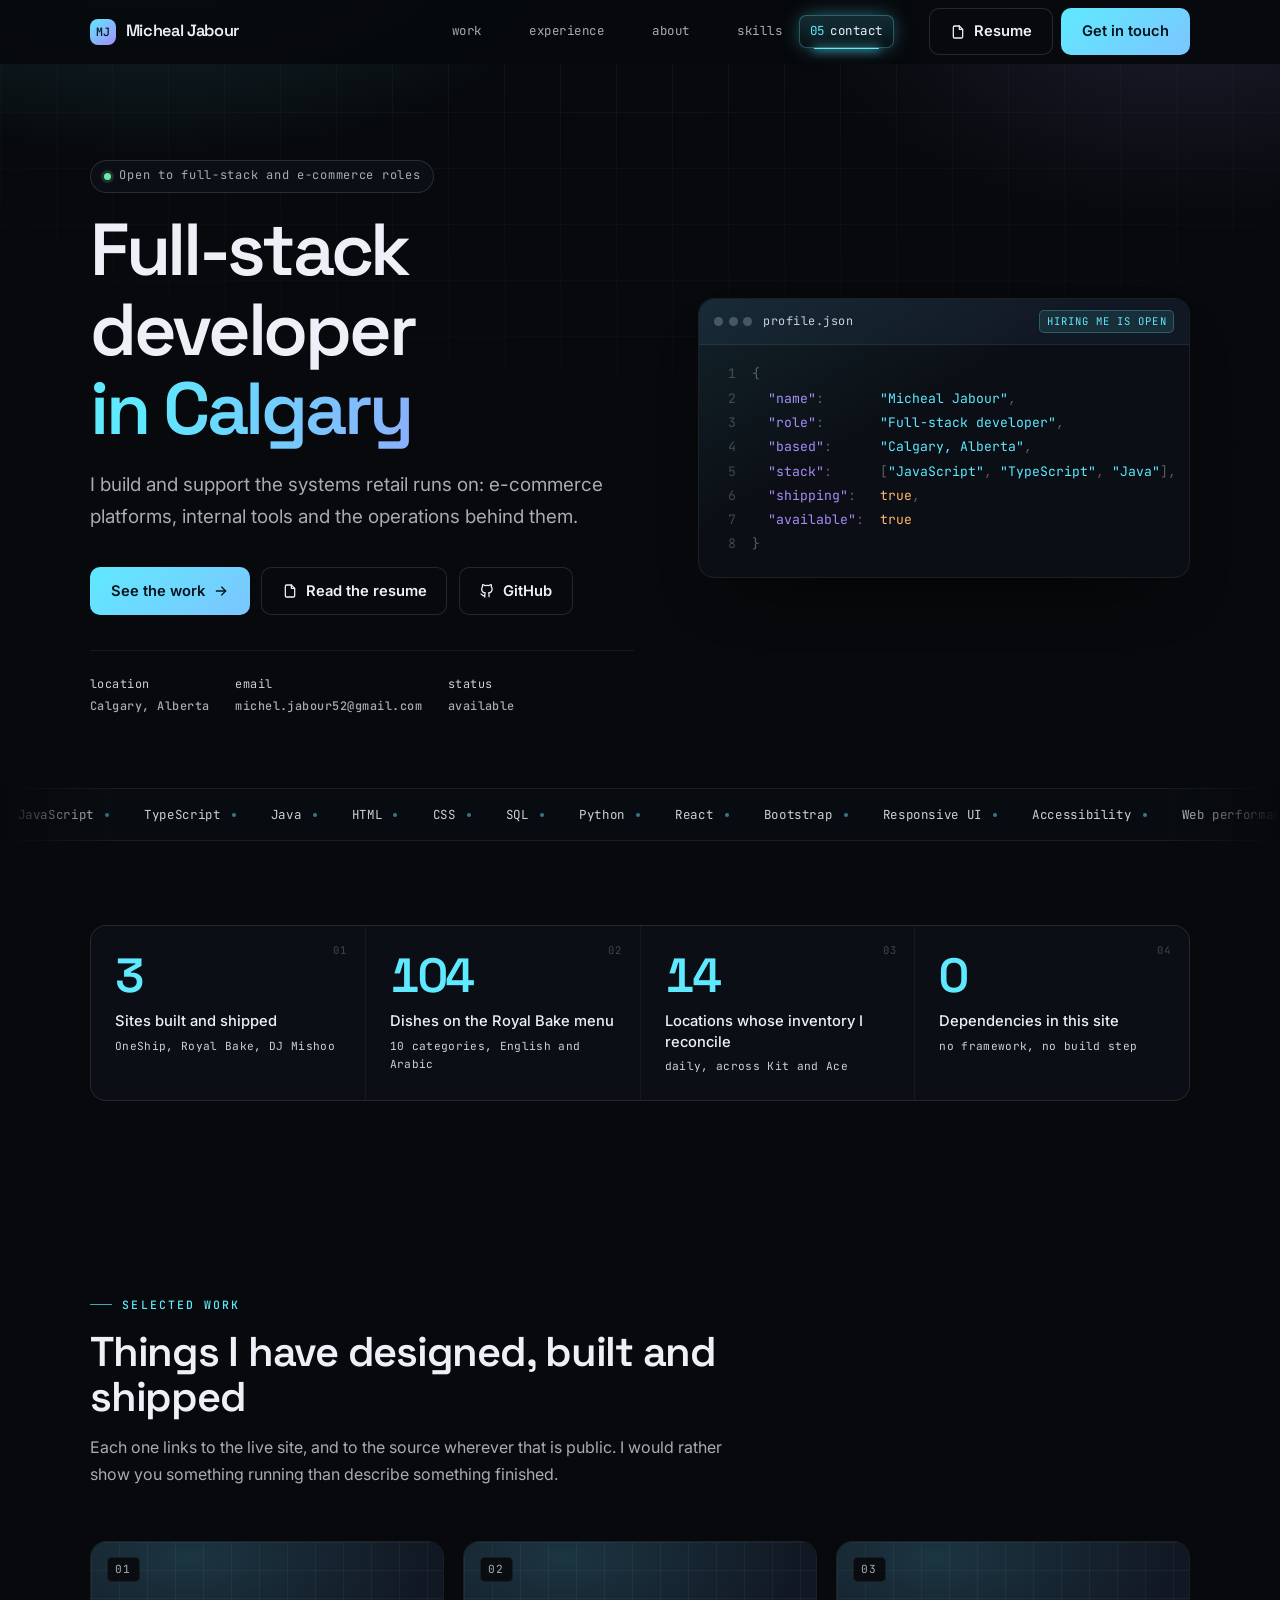
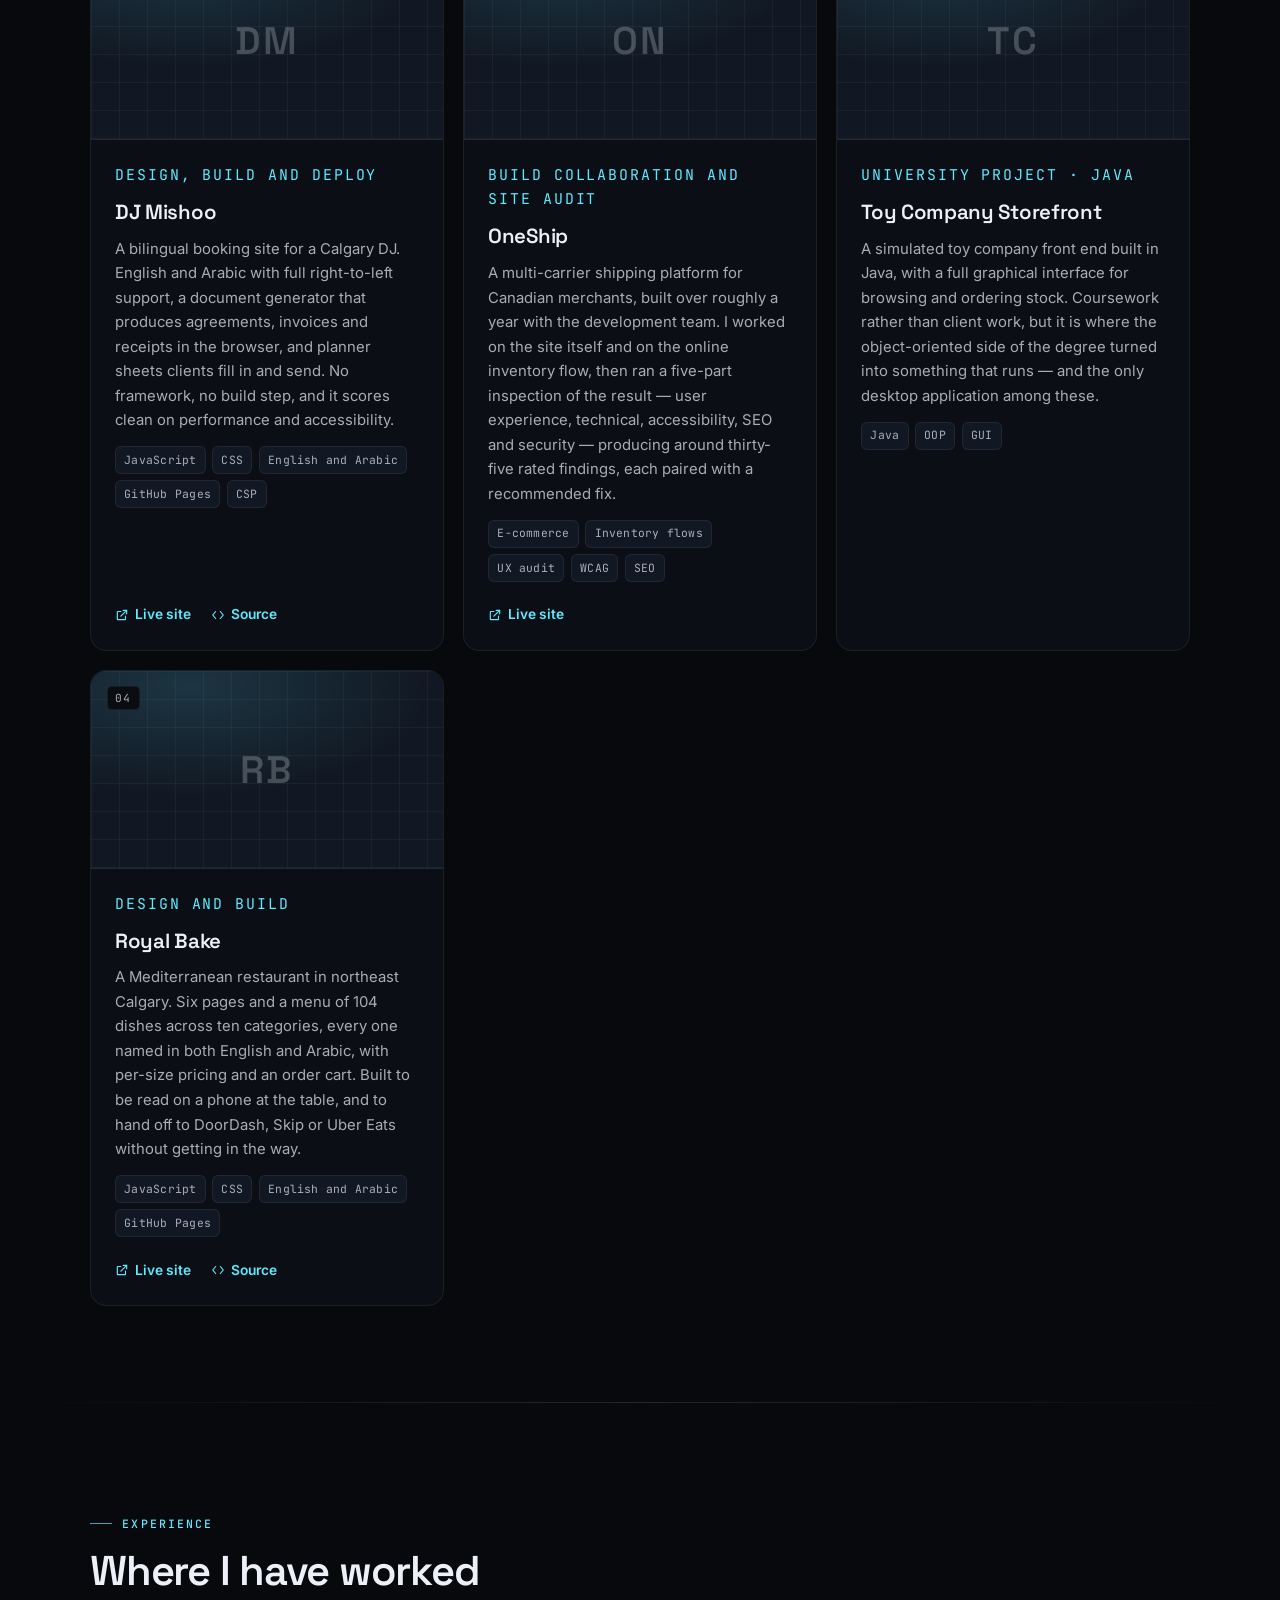
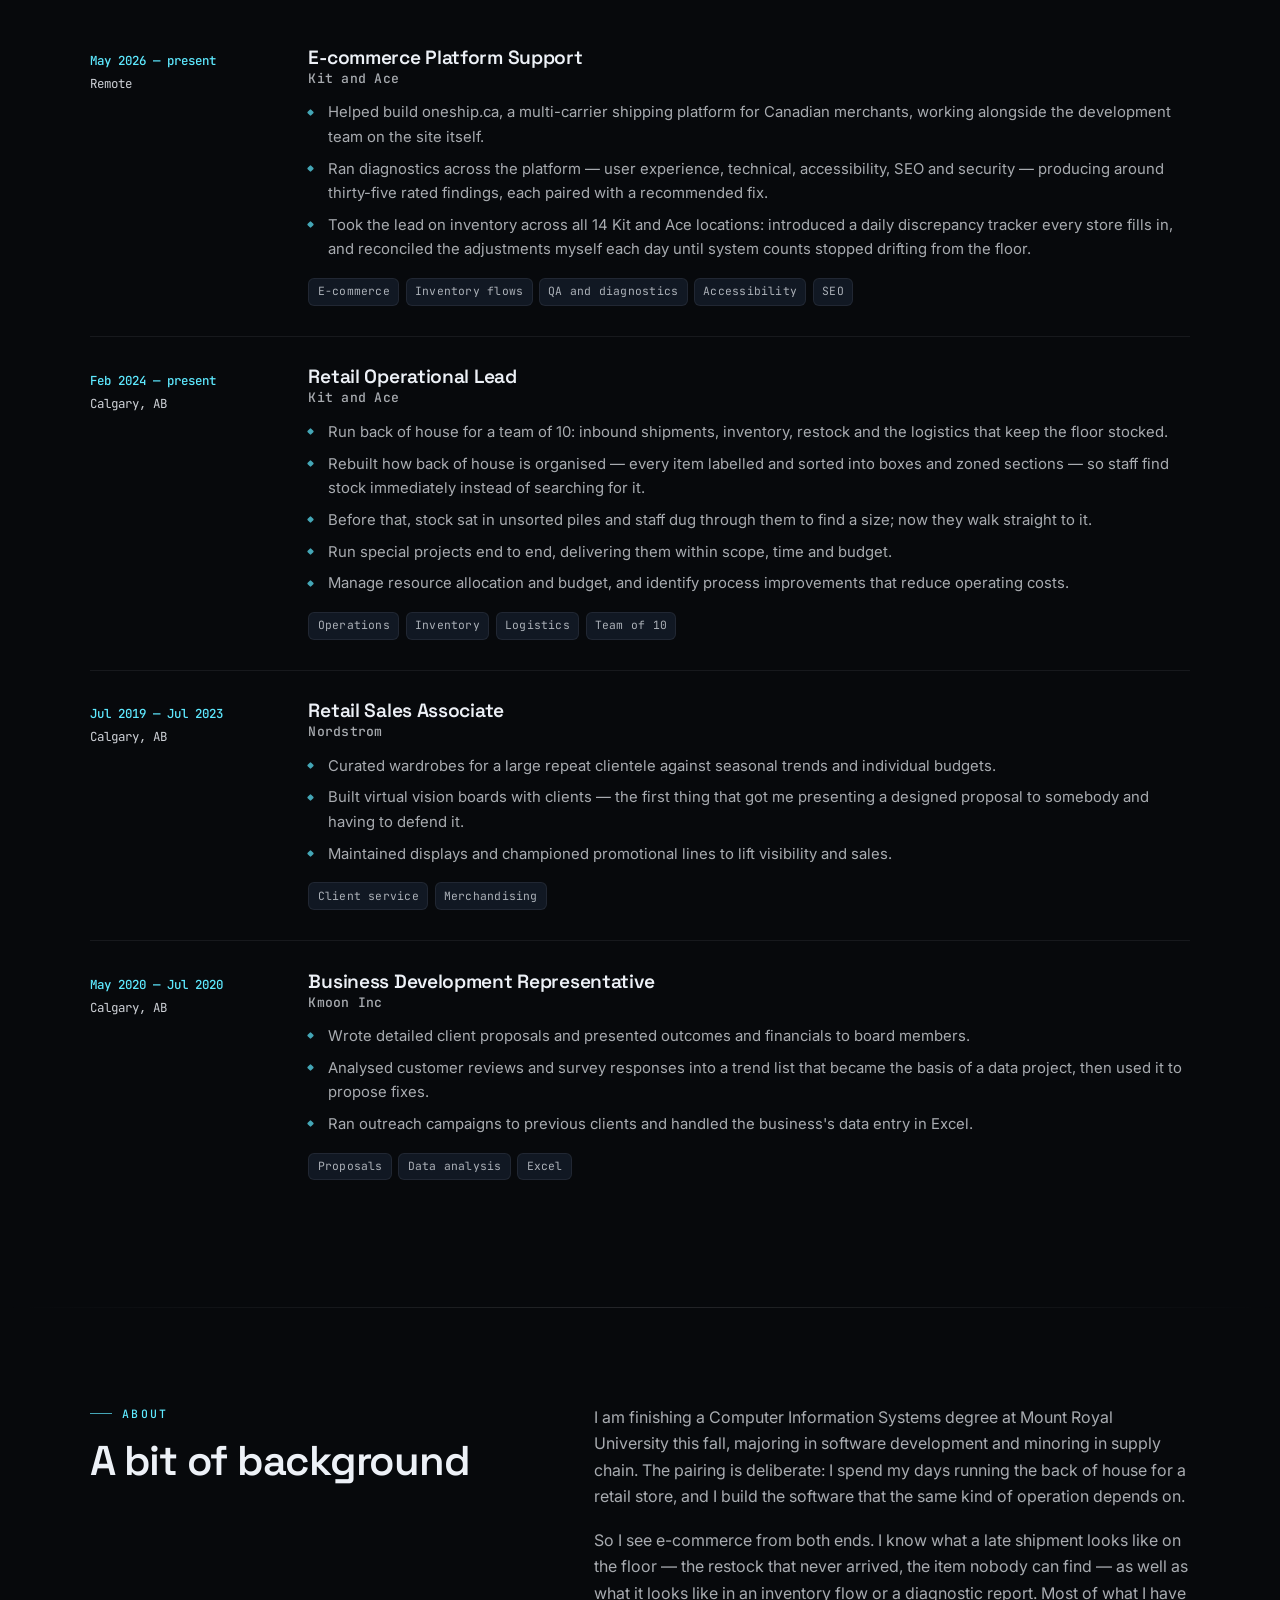
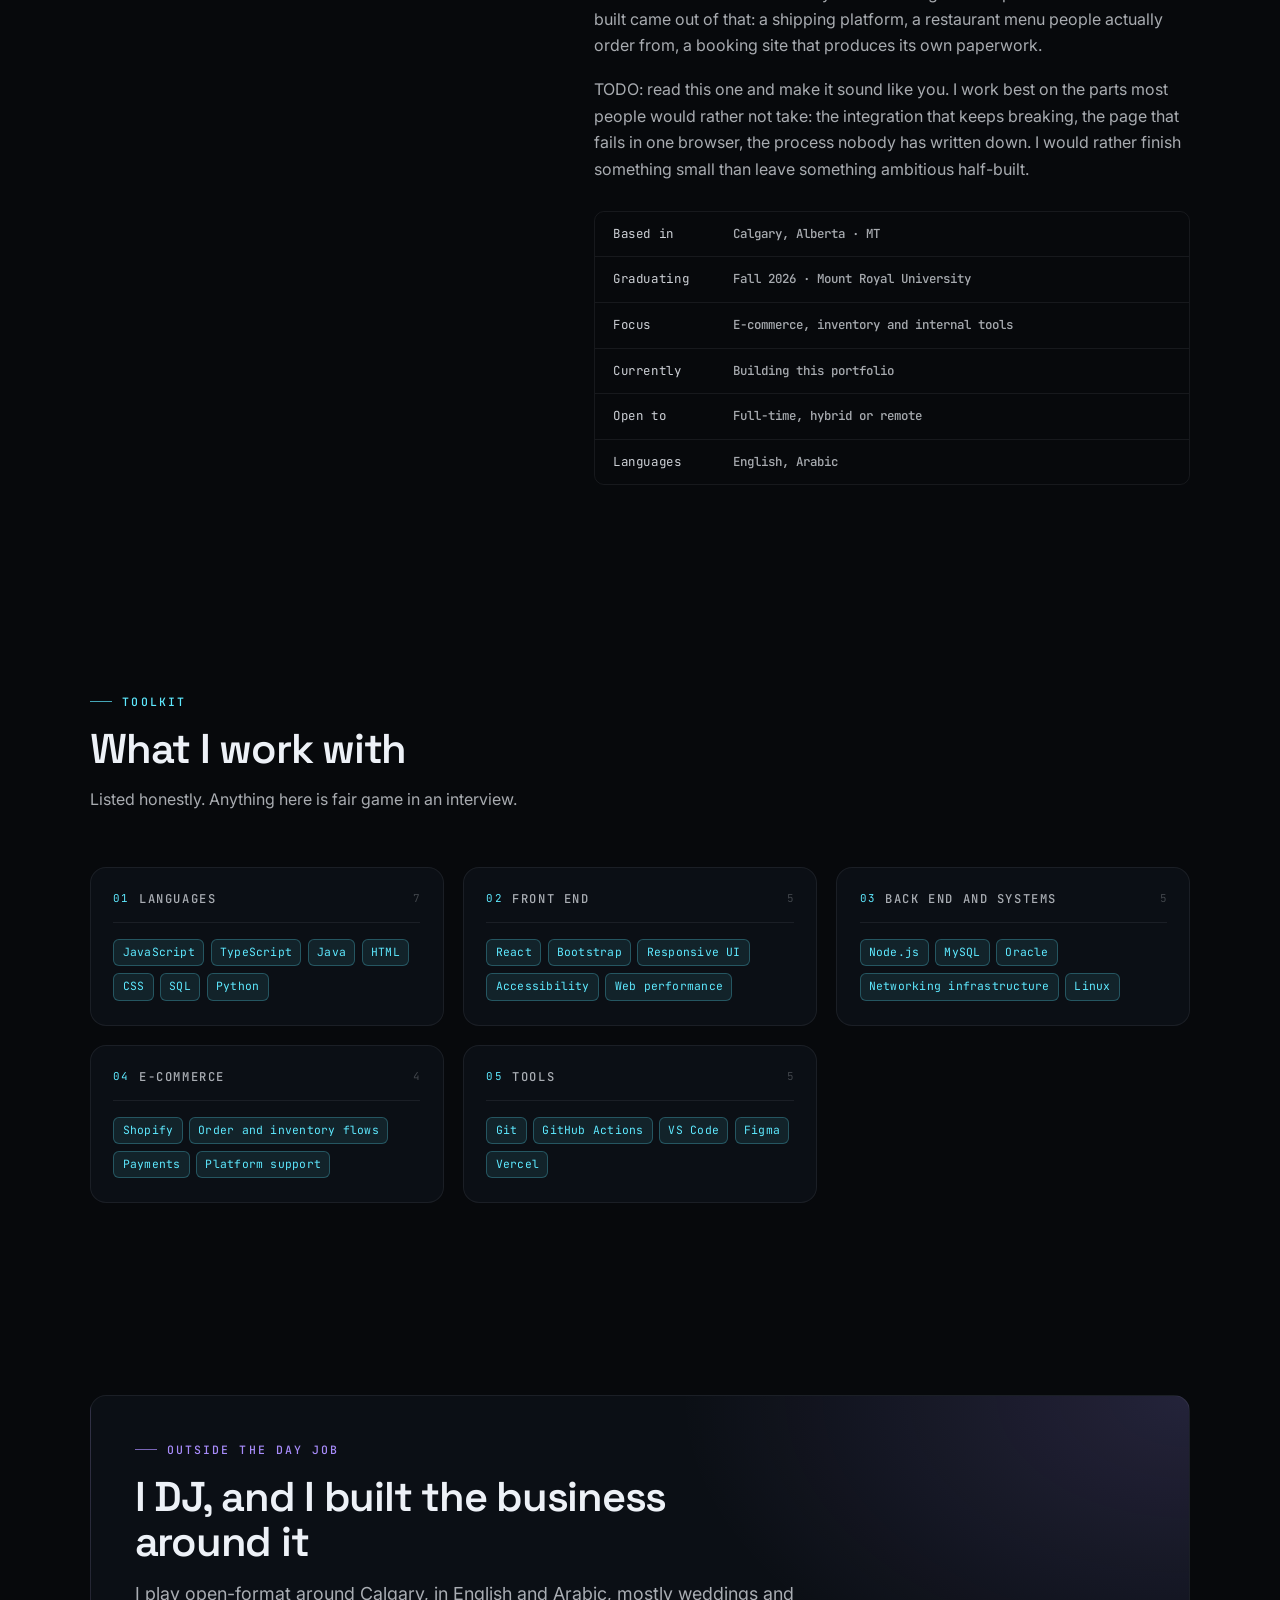
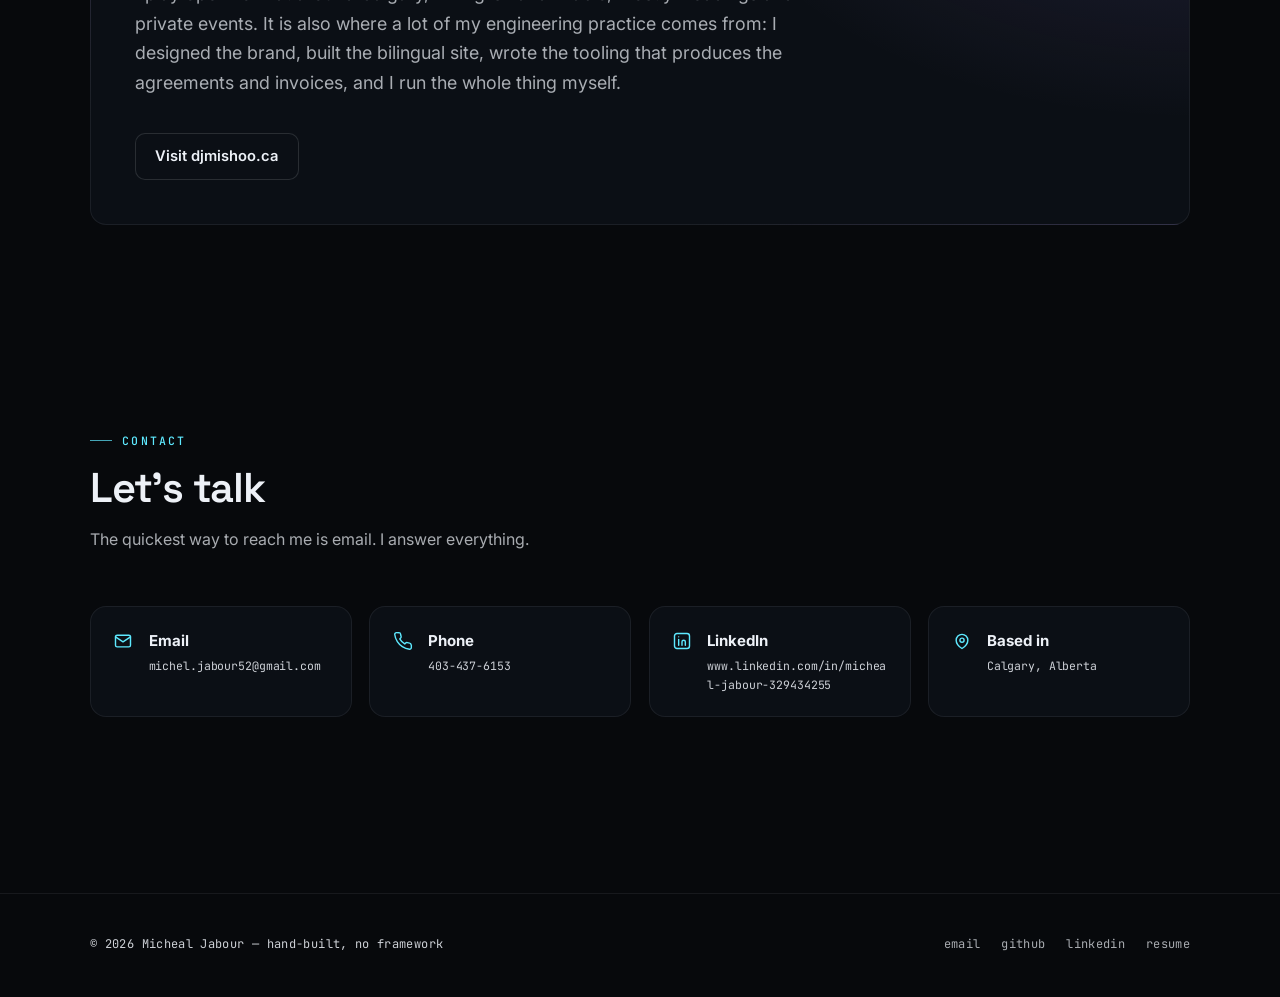
<file: index.html>
<!DOCTYPE html>
<html lang="en">
<head>
<meta charset="utf-8">
<meta name="viewport" content="width=device-width, initial-scale=1">
<title>Micheal Jabour · Full-stack developer</title>
<meta name="description" content="Full-stack developer in Calgary. E-commerce platforms, internal tools and the operations behind them. Selected work, experience and resume.">
<meta name="theme-color" content="#07090C">

<!-- The site is dark only, so there is no theme to resolve before paint.
     This still runs inline and early for the reveal: the class is set
     before first paint so copy never flashes in and then hides. The
     timer is the safety net — if nothing has been revealed after 2.2s
     the class is dropped and everything shows regardless. -->
<script>(function(){var d=document.documentElement;
d.className+=" js";
setTimeout(function(){if(!document.querySelector(".reveal.in")){d.classList.remove("js");}},2200);})();</script>

<link rel="preconnect" href="https://fonts.googleapis.com">
<link rel="preconnect" href="https://fonts.gstatic.com" crossorigin>
<link href="https://fonts.googleapis.com/css2?family=Space+Grotesk:wght@500;600;700&family=Inter:wght@400;500;600&family=JetBrains+Mono:wght@400;500&display=swap" rel="stylesheet">
<link rel="stylesheet" href="css/styles.css?v=9">

<!-- Relative, not root-absolute. This is a GitHub Pages project site
     served under /portfolio/, so a bare "/favicon.ico" asks
     michomimi.github.io for a file that is not there — every icon here
     was a 404 until this was corrected. Relative also means the icons
     still resolve when you run the site locally at the server root. -->
<link rel="icon" href="favicon.ico" sizes="any">
<link rel="icon" type="image/png" sizes="32x32" href="icon-32.png">
<link rel="apple-touch-icon" sizes="180x180" href="icon-180.png">
<link rel="manifest" href="site.webmanifest">

<link rel="canonical" href="https://michomimi.github.io/portfolio/">
<meta property="og:type" content="profile">
<meta property="og:title" content="Micheal Jabour · Full-stack developer">
<meta property="og:description" content="Full-stack developer in Calgary. E-commerce platforms, internal tools and the operations behind them.">
<meta property="og:image" content="https://michomimi.github.io/portfolio/images/social/og.jpg">
<meta property="og:image:width" content="1200">
<meta property="og:image:height" content="630">
<meta name="twitter:card" content="summary_large_image">

<!-- Filled in by app.js from PROFILE, so it can never contradict the page -->
<script type="application/ld+json" id="schema">{}</script>
</head>

<body data-page="home">

<main id="main">

  <!-- ================= HERO =================
       Two columns: the claim on the left, and profile.json on the right.
       The card is a portrait substitute — it establishes what this person
       does in about a second, which a paragraph cannot do. -->
  <section class="hero">
    <div class="wrap">
      <div class="hero-grid">
        <div data-hero></div>
        <div data-code></div>
      </div>
    </div>
  </section>

  <!-- ================= STACK TICKER =================
       Decoration, but honest decoration: it is rendered from the same
       skills object as the Toolkit section, so it can never advertise
       something the page does not otherwise claim. -->
  <div class="ticker" aria-hidden="true" data-ticker></div>

  <!-- ================= NUMBERS ================= -->
  <section class="stats-sec">
    <div class="wrap">
      <div class="stats" data-stats></div>
    </div>
  </section>

  <!-- ================= WORK ================= -->
  <section id="work">
    <div class="wrap">
      <div class="sec-head reveal">
        <p class="eyebrow">Selected work</p>
        <h2>Things I have designed, built and shipped</h2>
        <p>Each one links to the live site, and to the source wherever that is
          public. I would rather show you something running than describe
          something finished.</p>
      </div>
      <div class="grid grid-2" data-projects></div>
    </div>
  </section>

  <hr class="rule">

  <!-- ================= EXPERIENCE ================= -->
  <section id="experience">
    <div class="wrap">
      <div class="sec-head reveal">
        <p class="eyebrow">Experience</p>
        <h2>Where I have worked</h2>
      </div>
      <div class="timeline" data-experience></div>
    </div>
  </section>

  <hr class="rule">

  <!-- ================= ABOUT ================= -->
  <section id="about">
    <div class="wrap">
      <div class="about-grid">
        <div class="reveal">
          <p class="eyebrow">About</p>
          <h2>A bit of background</h2>
        </div>
        <div class="reveal d1" data-about></div>
      </div>
    </div>
  </section>

  <!-- ================= SKILLS ================= -->
  <section id="skills">
    <div class="wrap">
      <div class="sec-head reveal">
        <p class="eyebrow">Toolkit</p>
        <h2>What I work with</h2>
        <p>Listed honestly. Anything here is fair game in an interview.</p>
      </div>
      <div class="grid grid-3" data-skills></div>
    </div>
  </section>

  <!-- ================= SIDE PROJECT ================= -->
  <section id="aside">
    <div class="wrap">
      <div class="aside-note reveal">
        <p class="eyebrow">Outside the day job</p>
        <h2>I DJ, and I built the business around it</h2>
        <p class="lead">
          I play open-format around Calgary, in English and Arabic, mostly weddings
          and private events. It is also where a lot of my engineering practice comes
          from: I designed the brand, built the bilingual site, wrote the tooling that
          produces the agreements and invoices, and I run the whole thing myself.
        </p>
        <div class="hero-cta">
          <a class="btn btn-ghost" href="https://djmishoo.ca" target="_blank" rel="noopener">Visit djmishoo.ca</a>
        </div>
      </div>
    </div>
  </section>

  <!-- ================= CONTACT ================= -->
  <section id="contact">
    <div class="wrap">
      <div class="sec-head reveal">
        <p class="eyebrow">Contact</p>
        <h2>Let's talk</h2>
        <p>The quickest way to reach me is email. I answer everything.</p>
      </div>
      <div class="contact-grid" data-contact></div>
    </div>
  </section>

</main>

<script src="js/app.js?v=9" defer></script>
<script src="js/motion.js?v=9" defer></script>
</body>
</html>
</file>
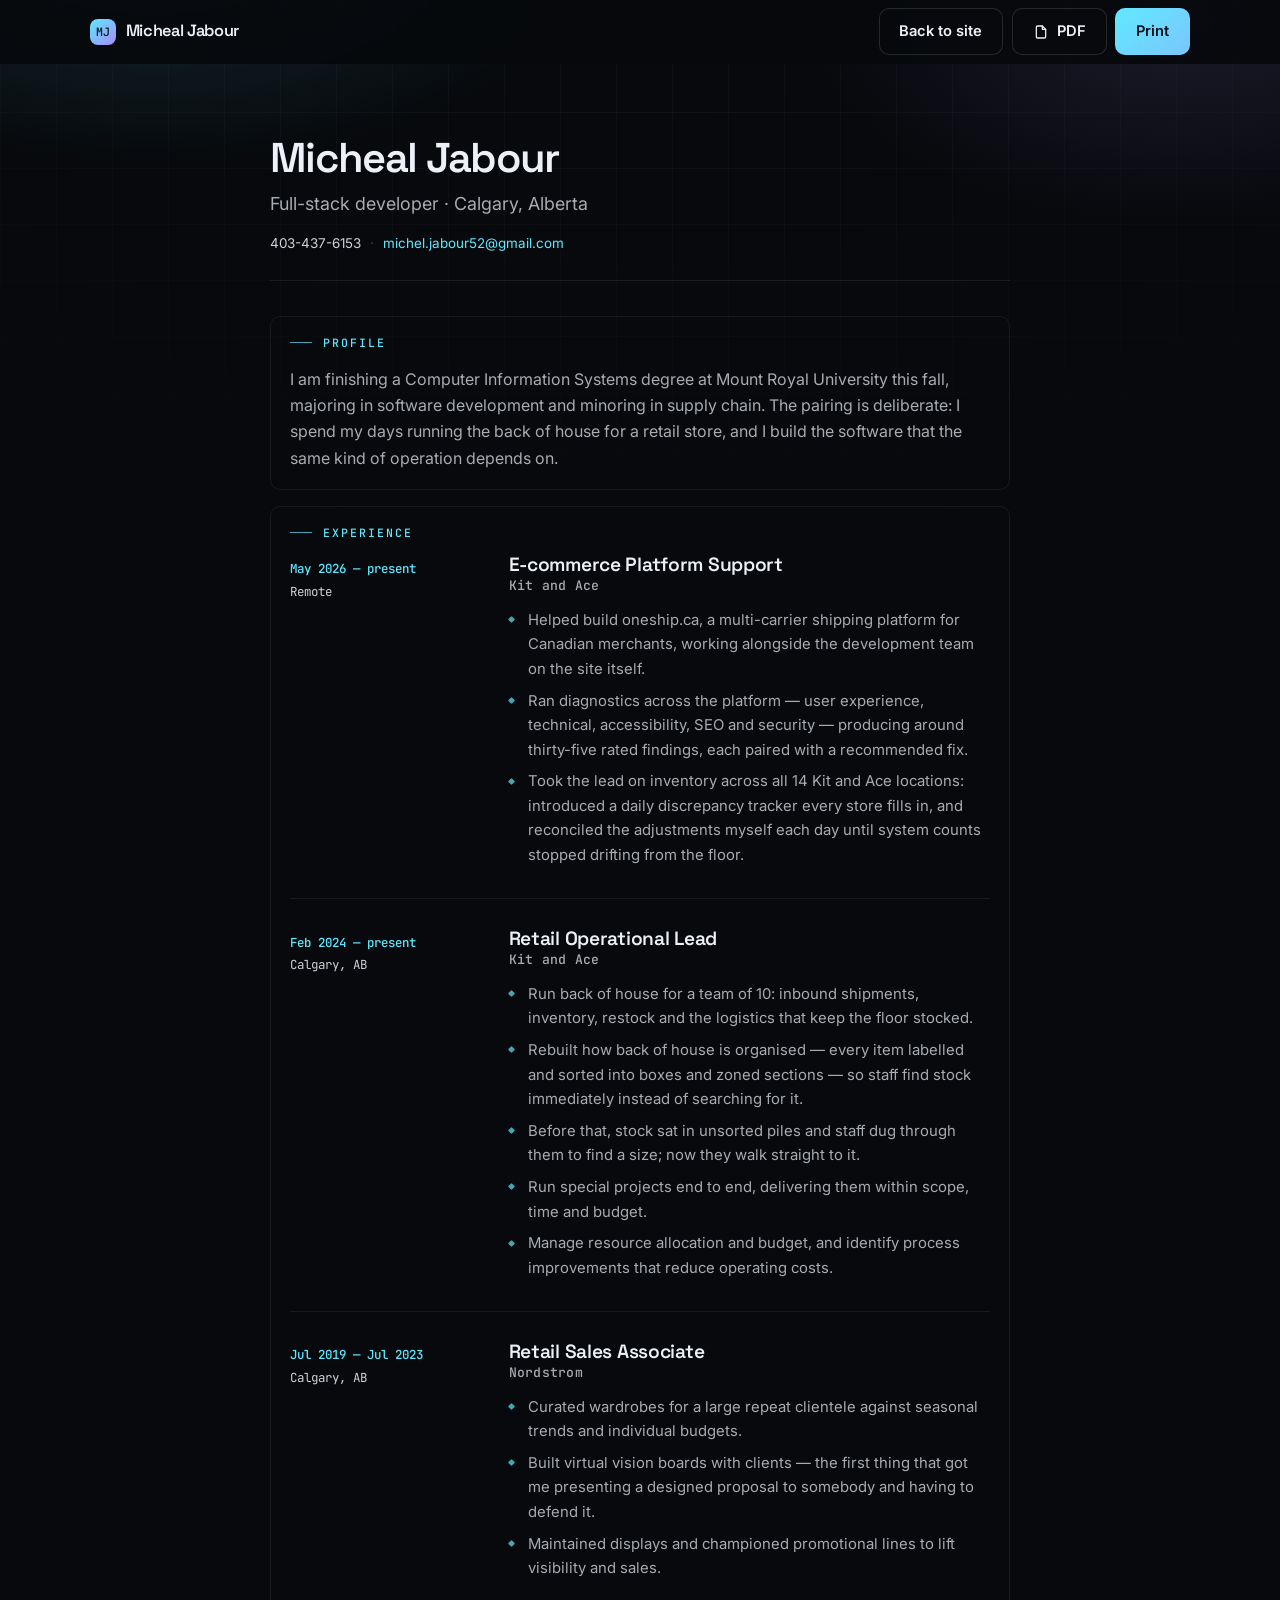
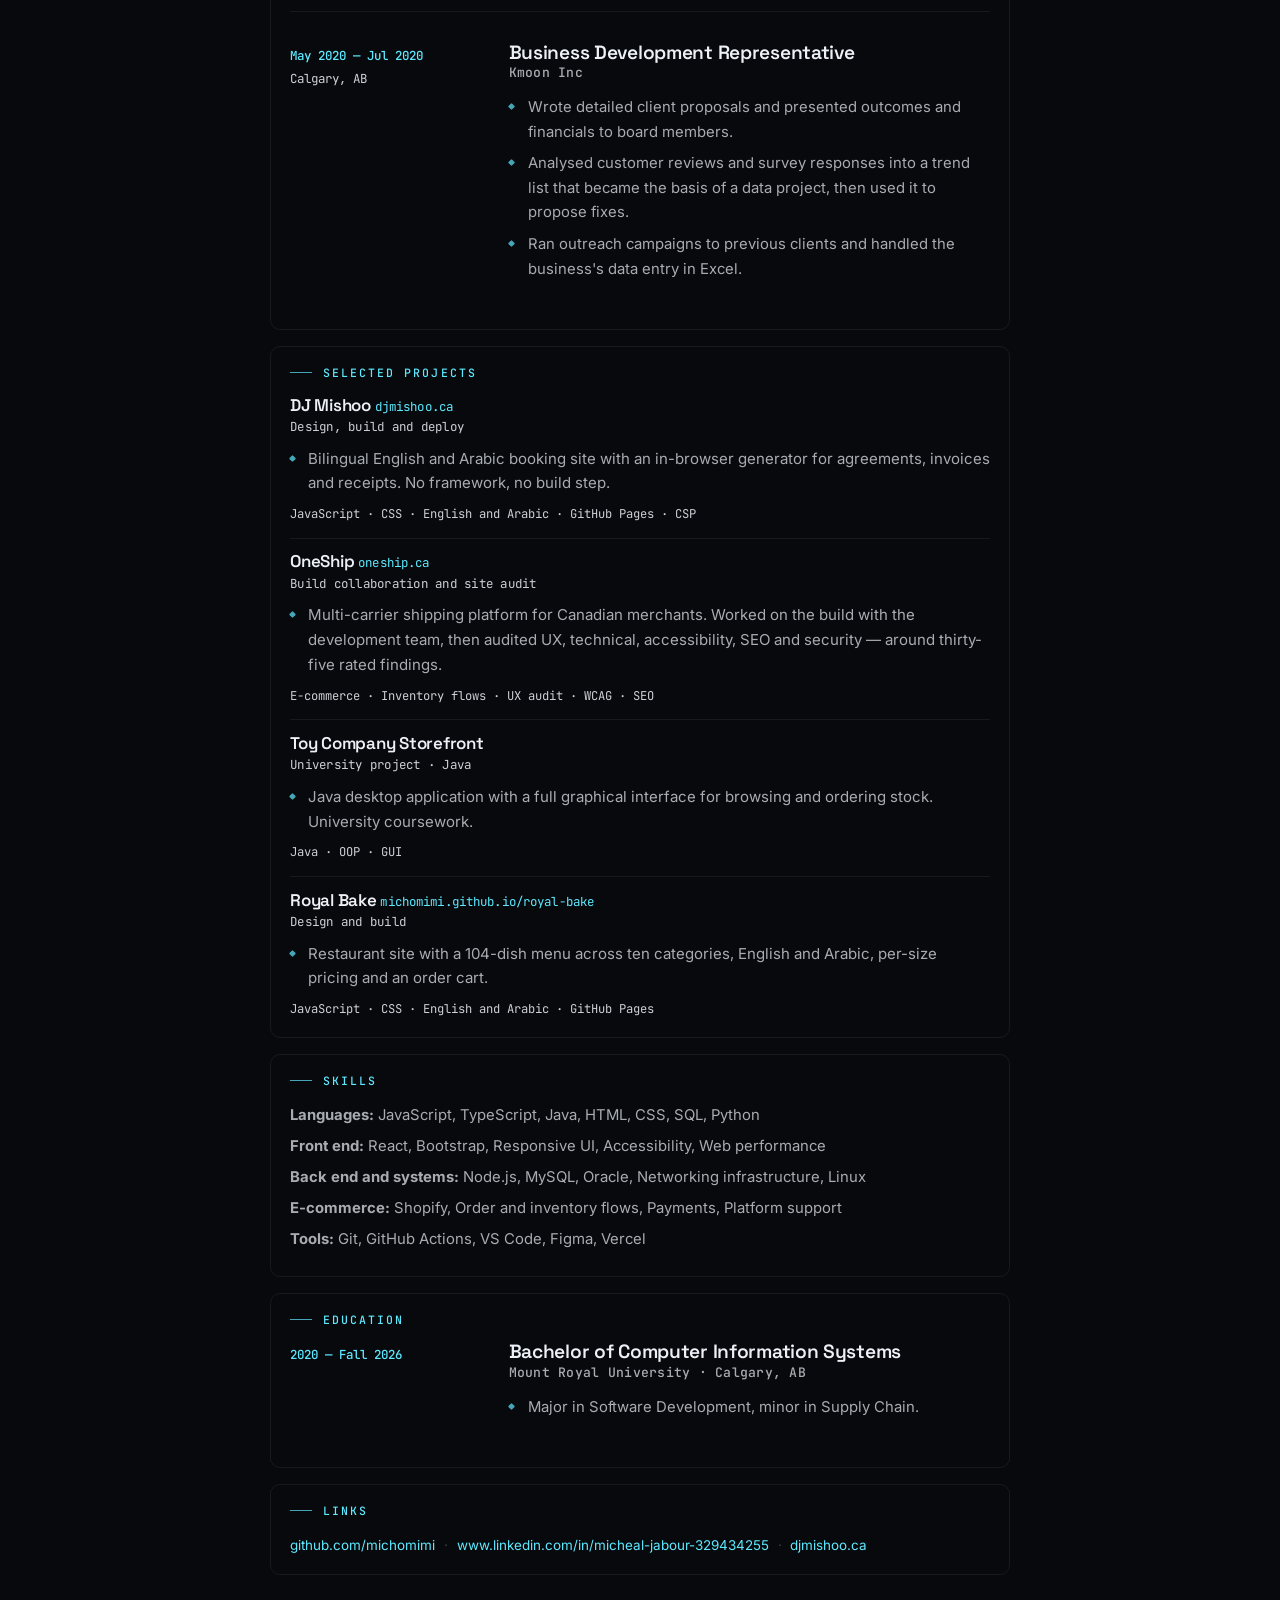
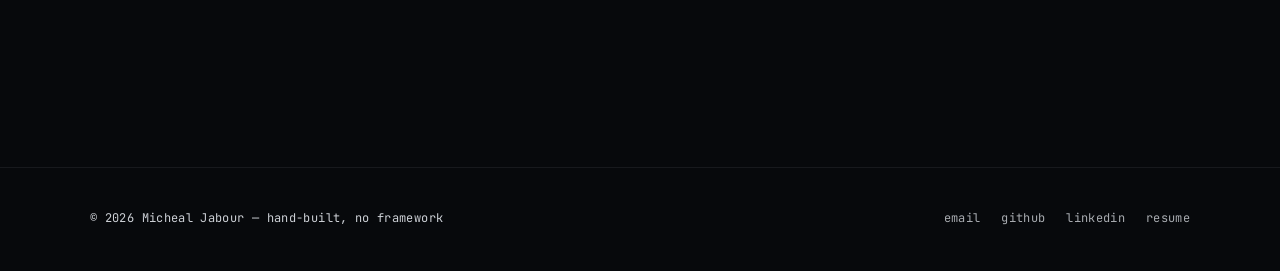
<file: resume.html>
<!DOCTYPE html>
<html lang="en">
<head>
<meta charset="utf-8">
<meta name="viewport" content="width=device-width, initial-scale=1">
<title>Resume · Micheal Jabour</title>
<meta name="description" content="Resume for Micheal Jabour, full-stack developer in Calgary.">
<meta name="theme-color" content="#07090C">

<!-- The site is dark only, so there is no theme to resolve before paint.
     This still runs inline and early for the reveal: the class is set
     before first paint so copy never flashes in and then hides. The
     timer is the safety net — if nothing has been revealed after 2.2s
     the class is dropped and everything shows regardless. -->
<script>(function(){var d=document.documentElement;
d.className+=" js";
setTimeout(function(){if(!document.querySelector(".reveal.in")){d.classList.remove("js");}},2200);})();</script>

<link rel="preconnect" href="https://fonts.googleapis.com">
<link rel="preconnect" href="https://fonts.gstatic.com" crossorigin>
<link href="https://fonts.googleapis.com/css2?family=Space+Grotesk:wght@500;600;700&family=Inter:wght@400;500;600&family=JetBrains+Mono:wght@400;500&display=swap" rel="stylesheet">
<link rel="stylesheet" href="css/styles.css?v=9">

<link rel="icon" href="favicon.ico" sizes="any">
<link rel="icon" type="image/png" sizes="32x32" href="icon-32.png">
<link rel="apple-touch-icon" sizes="180x180" href="icon-180.png">
<link rel="manifest" href="site.webmanifest">

<link rel="canonical" href="https://michomimi.github.io/portfolio/resume.html">
<meta property="og:type" content="profile">
<meta property="og:title" content="Micheal Jabour · Full-stack developer">
<meta property="og:description" content="Full-stack developer in Calgary. E-commerce platforms, internal tools and the operations behind them.">
<meta property="og:image" content="https://michomimi.github.io/portfolio/images/social/og.jpg">
<meta property="og:image:width" content="1200">
<meta property="og:image:height" content="630">
<meta name="twitter:card" content="summary_large_image">

<!-- Filled in by app.js from PROFILE, so it can never contradict the page -->
<script type="application/ld+json" id="schema">{}</script>
</head>

<body data-page="resume">
<main id="main">
  <section style="padding-top:clamp(40px,6vw,72px)">
    <!--
      One page, built from the same PROFILE as the site, so the resume and the
      portfolio can never drift apart. The print stylesheet strips the
      chrome and prints link destinations, so "Print or save PDF" in the
      header produces something you can attach to an application.
    -->
    <div class="wrap" style="max-width:820px" data-cv></div>
  </section>
</main>
<script src="js/app.js?v=9" defer></script>
<script src="js/motion.js?v=9" defer></script>
</body>
</html>
</file>
<file: css/styles.css>
/* =====================================================================
   PORTFOLIO — Micheal Jabour

   Design brief: this is read by someone deciding whether to interview
   you, often skimming on a phone. So it has to do two things at once —
   look like it was built by someone who knows what they are doing, and
   still be readable in fifteen seconds.

   The look is borrowed from developer tooling and observability
   dashboards: near-black ground, a faint engineering grid behind
   everything, one electric accent, and monospaced labels on anything
   that is data rather than prose. Deliberately NOT a fake terminal —
   green-on-black is a costume, not a design.

   Structure of this file
     1.  tokens            colour, type, spacing
     2.  reset and base
     3.  backdrop          the grid and the glow behind the page
     4.  header and nav    including the mobile panel
     5.  buttons
     6.  hero              headline and the profile.json card
     7.  ticker            the scrolling stack strip
     8.  stats             the counting numbers
     9.  projects
     10. experience
     11. about
     12. skills
     13. side project
     14. contact
     15. footer
     16. motion            scroll reveal
     17. CV and print
   ===================================================================== */

/* =====================================================================
   1. TOKENS
   ===================================================================== */
:root{
  color-scheme: dark;

  /* Ground is near-black with blue in it. Pure black next to white text
     vibrates on an LCD; a few points of blue settle it down. The four
     surfaces step up from it, so depth comes from stacking rather than
     from shadows, which stay expensive and blur badly while scrolling. */
  --bg:      #07090C;
  --bg-2:    #0B0F15;   /* cards */
  --bg-3:    #111823;   /* insets, chips */
  --bg-4:    #1A2331;   /* hovers, active */

  --ink:     #EDF1F7;
  --ink-2:   rgba(237,241,247,.70);
  --ink-3:   rgba(237,241,247,.86);   /* was .44 — see the note on .nav a */
  --ink-4:   rgba(237,241,247,.24);

  /* One accent carries links, active states and every number. Electric
     cyan reads as technical and clears 12:1 on the ground above, so it
     is safe at body size and not only on headings. Violet is the second
     voice, used for the side project and half of each gradient. */
  --accent:      #5EE9FF;
  --accent-rgb:  94, 233, 255;
  --accent-2:    #A78BFA;
  --accent-2-rgb: 167, 139, 250;
  --accent-ink:  #04141A;   /* text on top of the accent */

  --ok:      #6EE7A8;

  --line:    rgba(237,241,247,.13);
  --line-2:  rgba(237,241,247,.07);
  --grid:    rgba(237,241,247,.045);

  /* Syntax colours for the profile.json card in the hero. */
  --t-key:   #A78BFA;
  --t-str:   #5EE9FF;
  --t-num:   #FFB86B;
  --t-punc:  rgba(237,241,247,.34);

  /* Space Grotesk for display: geometric, slightly odd, and not the
     Inter everybody else has. Inter still does the body text, because
     it is better at small sizes than anything with personality. */
  --display: "Space Grotesk", "Inter", system-ui, sans-serif;
  --sans:    "Inter", system-ui, -apple-system, "Segoe UI", Roboto, sans-serif;
  --mono:    "JetBrains Mono", ui-monospace, SFMono-Regular, Menlo, monospace;

  --radius:   16px;
  --radius-s: 10px;
  --radius-xs: 7px;
  --maxw:     1180px;
  --ease:     cubic-bezier(.22,.8,.28,1);
  --header-h: 64px;
}


/* =====================================================================
   2. RESET AND BASE
   ===================================================================== */
*{ box-sizing:border-box; margin:0; padding:0; }

html{
  scroll-behavior:smooth;
  scroll-padding-top:calc(var(--header-h) + 28px);
  -webkit-text-size-adjust:100%;
}

body{
  font-family:var(--sans);
  font-size:16px;
  line-height:1.65;
  color:var(--ink);
  background:var(--bg);
  -webkit-font-smoothing:antialiased;
  overflow-x:hidden;
}

img{ display:block; max-width:100%; }
a{ color:inherit; text-decoration:none; }
button,input,textarea,select{ font:inherit; color:inherit; }
button{ background:none; border:none; cursor:pointer; }
ul{ list-style:none; }

:focus-visible{ outline:2px solid var(--accent); outline-offset:3px; border-radius:4px; }
::selection{ background:rgba(var(--accent-rgb),.26); color:var(--ink); }

/* The first thing a keyboard reaches, invisible until then. */
.skip{
  position:absolute; left:-9999px; top:0; z-index:200;
  background:var(--accent); color:var(--accent-ink);
  padding:.7rem 1.1rem; border-radius:0 0 var(--radius-s) 0;
  font-weight:600;
}
.skip:focus{ left:0; }

h1,h2,h3,h4{
  font-family:var(--display);
  line-height:1.08;
  letter-spacing:-.03em;
  font-weight:600;
}
h2{ font-size:clamp(1.7rem, 3.4vw, 2.6rem); }
h3{ font-size:1.06rem; letter-spacing:-.015em; }
p{ color:var(--ink-2); }

.wrap{
  width:100%; max-width:var(--maxw);
  margin-inline:auto;
  padding-inline:clamp(20px, 5vw, 40px);
}

/* Two of these stacked is the gap between one section and the next, so
   this number is doubled in practice. 96 reads as generous; 128 read as
   a hole in the page. */
section{ padding-block:clamp(52px, 7.5vw, 96px); position:relative; }

/* The monospaced label above each heading. Mono because it is metadata,
   not prose, and the eye should read it as a different kind of thing. */
.eyebrow{
  font-family:var(--mono);
  font-size:.72rem; font-weight:500;
  letter-spacing:.18em; text-transform:uppercase;
  color:var(--accent);
  display:flex; align-items:center; gap:.65rem;
  margin-bottom:1rem;
}
.eyebrow::before{
  content:""; width:22px; height:1px;
  background:currentColor; opacity:.7; flex:none;
}

.sec-head{ margin-bottom:clamp(2.2rem, 4.5vw, 3.4rem); max-width:64ch; }
.sec-head p{ margin-top:.9rem; }

.lead{
  font-size:clamp(1rem, 1.4vw, 1.14rem);
  color:var(--ink-2);
  max-width:62ch;
}

/* A hairline that fades out at both ends. Used between big sections so
   they read as separate without a hard rule cutting the page in half. */
.rule{
  height:1px; border:0; margin:0;
  background:linear-gradient(90deg, transparent, var(--line), transparent);
}

/* =====================================================================
   3. BACKDROP

   A single fixed layer behind everything: an engineering grid, masked so
   it fades out before it reaches the bottom of the viewport, plus two
   soft colour washes. Fixed and pointer-events:none, so it costs nothing
   while scrolling and never intercepts a click.
   ===================================================================== */
.backdrop{
  position:fixed; inset:0; z-index:-1; pointer-events:none;
  background-color:var(--bg);
  /* Promoted to its own compositor layer. Without this the grid and the
     two colour washes are re-rasterised as content scrolls over them;
     with it they are painted once and simply held. */
  transform:translateZ(0);
  will-change:transform;
}
.backdrop::before{
  content:""; position:absolute; inset:0;
  background-image:
    linear-gradient(var(--grid) 1px, transparent 1px),
    linear-gradient(90deg, var(--grid) 1px, transparent 1px);
  background-size:56px 56px;
  -webkit-mask-image:radial-gradient(130% 90% at 50% 0%, #000 5%, transparent 68%);
          mask-image:radial-gradient(130% 90% at 50% 0%, #000 5%, transparent 68%);
}
.backdrop::after{
  content:""; position:absolute; inset:0;
  background:
    radial-gradient(58% 42% at 12% -8%,  rgba(var(--accent-rgb),.16),   transparent 62%),
    radial-gradient(48% 38% at 92% 2%,   rgba(var(--accent-2-rgb),.13), transparent 60%);
}

/* =====================================================================
   4. HEADER AND NAV
   ===================================================================== */
.site-header{
  position:sticky; top:0; z-index:80;
  height:var(--header-h);
  /* No backdrop-filter here. A blur behind a sticky element has to be
     recomputed against whatever is scrolling underneath it, every single
     frame, for the full width of the viewport — it was the largest cost
     in the scroll path. On a ground this dark a near-opaque panel is
     almost indistinguishable and costs nothing. */
  background:color-mix(in srgb, var(--bg) 92%, transparent);
  border-bottom:1px solid transparent;
  transition:border-color .25s, background-color .25s;
}
/* Only draws its underline once the page has actually moved, so the top
   of the page is one uninterrupted surface. */
.site-header.is-stuck{
  border-bottom-color:var(--line-2);
  background:color-mix(in srgb, var(--bg) 97%, transparent);
}

.header-inner{ height:100%; display:flex; align-items:center; gap:1rem; }

.brand{
  display:inline-flex; align-items:center; gap:.6rem;
  font-family:var(--display); font-weight:600;
  letter-spacing:-.02em; font-size:1.02rem;
}
.brand-mark{
  width:26px; height:26px; flex:none;
  display:grid; place-items:center;
  border-radius:8px;
  font-family:var(--mono); font-size:.72rem; font-weight:500;
  color:var(--accent-ink);
  background:linear-gradient(140deg, var(--accent), var(--accent-2));
}
/* One element, so the flex gap above lands between the badge and the
   name and nowhere else. */
.brand-name{ white-space:nowrap; }

/* The full name is wider than a first name was, and the nav sits right
   beside it. Below this the badge carries the identity on its own. */
@media (max-width:1040px){
  .brand-name{ display:none; }
}

.nav{ display:flex; gap:.3rem; margin-inline-start:auto; position:relative; }
.nav a{
  position:relative; z-index:1;
  font-family:var(--mono); font-size:.78rem; letter-spacing:.04em;
  /* ink-3 sat at about 3.9:1 on this ground, under the 4.5:1 minimum for
     text this size and visibly dim with it. ink-2 clears 8.6:1 and still
     leaves the active link somewhere brighter to go. */
  color:var(--ink-2);
  padding:.4rem .7rem; border-radius:var(--radius-xs);
  transition:color .2s, text-shadow .3s;
}
.nav a::before{
  content:attr(data-i);
  color:var(--accent); opacity:0;
  margin-inline-end:.35rem;
  transition:opacity .2s;
}
.nav a:hover, .nav a.is-active{ color:var(--ink); }
.nav a.is-active{ text-shadow:0 0 14px rgba(var(--accent-rgb),.45); }
.nav a.is-active::before{ opacity:1; }

/* ---- the travelling light ----
   One element for the whole nav rather than a background per link, so it
   slides from the old position to the new one instead of one pill fading
   out while another fades in. Its position is set from JS in device
   pixels; everything else here is just how it glows. */
.nav-glow{
  position:absolute; top:0; bottom:0; left:0; width:0;
  border-radius:var(--radius-xs);
  background:linear-gradient(180deg,
    rgba(var(--accent-rgb),.16), rgba(var(--accent-rgb),.04));
  box-shadow:
    inset 0 0 0 1px rgba(var(--accent-rgb),.3),
    0 0 22px -6px rgba(var(--accent-rgb),.75);
  opacity:0; pointer-events:none;
  transition:transform .4s var(--ease), width .4s var(--ease), opacity .3s;
}
/* the bright filament along the bottom edge */
.nav-glow::after{
  content:""; position:absolute; bottom:-1px; left:16%; right:16%;
  height:1.5px; border-radius:2px;
  background:var(--accent);
  box-shadow:0 0 10px 1px rgba(var(--accent-rgb),.85);
}
.nav-glow.on{ opacity:1; }

/* Reduced motion keeps the indicator, drops the travel. */
@media (prefers-reduced-motion:reduce){
  .nav-glow{ transition:opacity .2s; }
  .nav a.is-active{ text-shadow:none; }
}

.header-actions{ display:flex; align-items:center; gap:.55rem; margin-inline-start:auto; }
.nav + .header-actions{ margin-inline-start:1.2rem; }

.icon-btn{
  width:36px; height:36px; flex:none;
  display:grid; place-items:center;
  border-radius:var(--radius-xs);
  color:var(--ink-3);
  box-shadow:inset 0 0 0 1px var(--line);
  transition:color .16s, box-shadow .16s, background-color .16s;
}
.icon-btn:hover{ color:var(--ink); background:var(--bg-3); box-shadow:inset 0 0 0 1px var(--line); }
.icon-btn svg{
  width:17px; height:17px;
  fill:none; stroke:currentColor; stroke-width:1.7;
  stroke-linecap:round; stroke-linejoin:round;
}

/* The mobile menu. The old build simply hid the nav under 760px and put
   nothing in its place, which left a phone with no way to reach any
   section — the one device most of this traffic arrives on. */
.nav-toggle{ display:none; }

.mobile-nav{
  position:fixed; inset:var(--header-h) 0 auto 0; z-index:70;
  background:color-mix(in srgb, var(--bg) 96%, transparent);
  backdrop-filter:blur(18px);
  -webkit-backdrop-filter:blur(18px);
  border-bottom:1px solid var(--line-2);
  padding:.6rem clamp(20px,5vw,40px) 1.4rem;
  display:none; flex-direction:column;
}
.mobile-nav.is-open{ display:flex; }
.mobile-nav a{
  font-family:var(--mono); font-size:.95rem;
  color:var(--ink-2);
  padding:.85rem .2rem;
  border-bottom:1px solid var(--line-2);
  display:flex; align-items:center; gap:.7rem;
}
.mobile-nav a:last-child{ border-bottom:0; }
.mobile-nav a i{
  font-style:normal; font-size:.72rem; color:var(--accent); opacity:.8;
}

@media (max-width:860px){
  .nav{ display:none; }
  .nav-toggle{ display:grid; }
  .header-actions .btn-ghost{ display:none; }
}
@media (max-width:520px){
  .header-actions .btn{ display:none; }
}

/* =====================================================================
   5. BUTTONS
   ===================================================================== */
.btn{
  display:inline-flex; align-items:center; justify-content:center; gap:.5rem;
  font-weight:600; font-size:.92rem;
  padding:.74rem 1.3rem;
  border-radius:var(--radius-s);
  white-space:nowrap;
  transition:background-color .16s, color .16s, box-shadow .18s,
             transform .18s var(--ease), border-color .16s;
}
.btn:active{ transform:translateY(1px); }

.btn-primary{
  background:linear-gradient(140deg, var(--accent), color-mix(in srgb, var(--accent) 62%, var(--accent-2)));
  color:var(--accent-ink);
}
.btn-primary:hover{
  transform:translateY(-2px);
  box-shadow:0 12px 30px -12px rgba(var(--accent-rgb),.75);
}

.btn-ghost{ color:var(--ink); box-shadow:inset 0 0 0 1px var(--line); }
.btn-ghost:hover{
  background:var(--bg-3);
  box-shadow:inset 0 0 0 1px rgba(var(--accent-rgb),.55);
  transform:translateY(-2px);
}

.btn svg{
  width:16px; height:16px; flex:none;
  fill:none; stroke:currentColor; stroke-width:1.9;
  stroke-linecap:round; stroke-linejoin:round;
}

/* =====================================================================
   6. HERO
   ===================================================================== */
.hero{ padding-block:clamp(48px, 8vw, 96px) clamp(40px, 6vw, 72px); }

.hero-grid{
  display:grid;
  grid-template-columns:minmax(0,1.05fr) minmax(0,.95fr);
  gap:clamp(2rem, 5vw, 4.5rem);
  align-items:center;
}
@media (max-width:960px){
  /* minmax(0,1fr), never a bare 1fr: see the note on .role below. */
  .hero-grid{ grid-template-columns:minmax(0,1fr); gap:2.6rem; }
}

/* Availability. A hiring manager wants this in the first two seconds,
   so it sits above the name rather than buried in the footer. */
.status{
  display:inline-flex; align-items:center; gap:.55rem;
  font-family:var(--mono); font-size:.75rem; letter-spacing:.06em;
  color:var(--ink-2);
  background:var(--bg-2);
  box-shadow:inset 0 0 0 1px var(--line);
  padding:.4rem .85rem;
  border-radius:999px;
}
.status i{
  width:7px; height:7px; flex:none; border-radius:50%;
  background:var(--ok);
  box-shadow:0 0 0 3px rgba(110,231,168,.16);
  animation:pulse 2.4s ease-in-out infinite;
}
@keyframes pulse{ 0%,100%{ opacity:1 } 50%{ opacity:.4 } }

.h-display{
  font-size:clamp(2.6rem, 7vw, 4.6rem);
  letter-spacing:-.045em;
  margin:1.1rem 0 1.3rem;
  max-width:14ch;
}
.h-display em{ font-style:normal; color:var(--accent); display:block; }
/* Gradient headline, but only where the browser can actually clip paint
   to the glyphs. Without the guard, an unsupporting browser renders
   transparent text on a transparent ground: an invisible headline. */
@supports ((-webkit-background-clip:text) or (background-clip:text)){
  .h-display em{
    background:linear-gradient(96deg, var(--accent) 10%, var(--accent-2) 92%);
    -webkit-background-clip:text; background-clip:text;
    -webkit-text-fill-color:transparent; color:transparent;
  }
}

.hero .lead{ font-size:clamp(1.02rem, 1.5vw, 1.18rem); }
.hero-cta{ display:flex; flex-wrap:wrap; gap:.7rem; margin-top:2.2rem; }

/* Three mono facts under the buttons. Cheap to read, and they answer
   the questions that otherwise cost an email each. */
.hero-meta{
  display:flex; flex-wrap:wrap; gap:.5rem 1.6rem;
  margin-top:2.2rem; padding-top:1.5rem;
  border-top:1px solid var(--line-2);
}
.hero-meta div{
  font-family:var(--mono); font-size:.74rem; letter-spacing:.04em;
  color:var(--ink-3);
}
.hero-meta b{ display:block; color:var(--ink-2); font-weight:500; margin-top:.15rem; }

/* ---- the profile.json card ----
   Real data, rendered from PROFILE like everything else, so it cannot
   drift from the rest of the page. It is a portrait substitute: it says
   "developer" faster than a paragraph does, without pretending to be a
   working terminal. */
.code-card{
  background:var(--bg-2);
  border:1px solid var(--line-2);
  border-radius:var(--radius);
  overflow:hidden;
  box-shadow:0 30px 70px -40px rgba(0,0,0,.9);
  position:relative;
}
.code-card::after{
  content:""; position:absolute; inset:0; pointer-events:none;
  border-radius:inherit;
  background:linear-gradient(150deg, rgba(var(--accent-rgb),.09), transparent 42%);
}
.code-bar{
  display:flex; align-items:center; gap:.7rem;
  padding:.7rem .95rem;
  border-bottom:1px solid var(--line-2);
  background:var(--bg-3);
}
.code-dots{ display:flex; gap:.35rem; }
.code-dots i{ width:9px; height:9px; border-radius:50%; background:var(--ink-4); }
.code-name{
  font-family:var(--mono); font-size:.74rem; color:var(--ink-3);
  letter-spacing:.04em;
}
.code-tag{
  margin-inline-start:auto;
  font-family:var(--mono); font-size:.66rem; letter-spacing:.1em;
  text-transform:uppercase;
  color:var(--accent);
  background:rgba(var(--accent-rgb),.1);
  box-shadow:inset 0 0 0 1px rgba(var(--accent-rgb),.25);
  padding:.16rem .45rem; border-radius:5px;
}
.code-body{
  font-family:var(--mono);
  font-size:clamp(.72rem, 1.05vw, .82rem);
  line-height:1.85;
  padding:1.1rem .95rem 1.3rem;
  overflow-x:auto;
}
.code-line{ display:flex; gap:1rem; white-space:pre; }
.code-line .ln{
  color:var(--ink-4); width:1.4rem; flex:none;
  text-align:right; -webkit-user-select:none; user-select:none;
}
.t-key{ color:var(--t-key); }
.t-str{ color:var(--t-str); }
.t-num{ color:var(--t-num); }
.t-punc{ color:var(--t-punc); }

/* =====================================================================
   7. TICKER

   The stack, scrolling. It is decoration, but it is honest decoration:
   the list is the same skills object the Toolkit section is built from,
   so it can never advertise something the page does not claim.
   ===================================================================== */
.ticker{
  position:relative;
  border-block:1px solid var(--line-2);
  background:color-mix(in srgb, var(--bg-2) 60%, transparent);
  padding-block:.95rem;
  overflow:hidden;
  -webkit-mask-image:linear-gradient(90deg, transparent, #000 9%, #000 91%, transparent);
          mask-image:linear-gradient(90deg, transparent, #000 9%, #000 91%, transparent);
}
.ticker-track{
  display:flex; width:max-content;
  animation:slide 46s linear infinite;
  will-change:transform;
}
.ticker:hover .ticker-track{ animation-play-state:paused; }
.ticker-item{
  display:inline-flex; align-items:center; gap:.7rem;
  font-family:var(--mono); font-size:.78rem; letter-spacing:.05em;
  color:var(--ink-3);
  padding-inline:1.1rem;
  white-space:nowrap;
}
.ticker-item::after{
  content:""; width:4px; height:4px; border-radius:50%;
  background:var(--accent); opacity:.5;
}
/* Anything animating while off screen is pure waste: the browser still
   ticks it, still paints it, and it competes with the scroll. JS adds
   this class to whatever has scrolled out of view. */
.anim-idle, .anim-idle *{ animation-play-state:paused !important; }

@keyframes slide{ from{ transform:translate3d(0,0,0) } to{ transform:translate3d(-50%,0,0) } }

/* =====================================================================
   8. STATS

   Four numbers, counted up on arrival. Numbers land harder than
   adjectives — but only if they survive being checked, which is why the
   note under each one says where it comes from.
   ===================================================================== */
.stats-sec{ padding-block:clamp(48px, 7vw, 84px); }
.stats{
  display:grid;
  grid-template-columns:repeat(auto-fit, minmax(min(200px,100%), 1fr));
  gap:1px;
  background:var(--line-2);
  border:1px solid var(--line-2);
  border-radius:var(--radius);
  overflow:hidden;
}
.stat{
  background:var(--bg-2);
  padding:1.6rem 1.5rem 1.5rem;
  position:relative;
  transition:background-color .2s;
}
.stat:hover{ background:var(--bg-3); }
.stat-idx{
  position:absolute; top:1rem; inset-inline-end:1.1rem;
  font-family:var(--mono); font-size:.66rem;
  color:var(--ink-4); letter-spacing:.1em;
}
.stat-num{
  font-family:var(--display);
  font-size:clamp(2.2rem, 4.4vw, 3rem);
  font-weight:600; letter-spacing:-.045em; line-height:1;
  color:var(--accent);
  /* Tabular figures, or the number jitters horizontally while it counts. */
  font-variant-numeric:tabular-nums;
  font-feature-settings:"tnum" 1;
}
.stat-num .unit{ font-size:.55em; color:var(--ink-3); margin-inline-start:.08em; }
.stat-label{
  margin-top:.7rem;
  font-size:.92rem; font-weight:500; color:var(--ink);
  line-height:1.4;
}
.stat-note{
  margin-top:.3rem;
  font-family:var(--mono); font-size:.7rem; letter-spacing:.03em;
  color:var(--ink-3);
}

/* =====================================================================
   9. PROJECTS
   ===================================================================== */
.grid{ display:grid; gap:1.2rem; }
.grid-2{ grid-template-columns:repeat(auto-fit, minmax(min(330px,100%), 1fr)); }
.grid-3{ grid-template-columns:repeat(auto-fit, minmax(min(270px,100%), 1fr)); }

.project{
  position:relative;
  background:var(--bg-2);
  border:1px solid var(--line-2);
  border-radius:var(--radius);
  overflow:hidden;
  display:flex; flex-direction:column;
  transition:border-color .2s, transform .24s var(--ease), box-shadow .24s;
}
.project:hover{
  border-color:rgba(var(--accent-rgb),.42);
  transform:translateY(-4px);
  box-shadow:0 30px 60px -34px rgba(0,0,0,.95);
}
.project-idx{
  position:absolute; top:.9rem; inset-inline-start:1rem; z-index:2;
  font-family:var(--mono); font-size:.7rem; letter-spacing:.12em;
  color:var(--ink-2);
  /* Was a 6px backdrop blur. Four of them, all in the scroll path, for
     an effect nobody can see behind an opaque-enough chip. */
  background:color-mix(in srgb, var(--bg) 88%, transparent);
  padding:.2rem .5rem; border-radius:5px;
  box-shadow:inset 0 0 0 1px var(--line-2);
}
.project-shot{
  aspect-ratio:16/9;
  background:var(--bg-3);
  position:relative; overflow:hidden;
  border-bottom:1px solid var(--line-2);
}
.project-shot img{
  width:100%; height:100%; object-fit:cover;
  transition:transform .5s var(--ease);
}
.project:hover .project-shot img{ transform:scale(1.04); }
/* Until a screenshot exists the slot shows the project's initials over a
   grid, rather than a broken image or an empty grey box. This is why the
   cards look finished before any screenshots are taken. */
.project-shot .ph{
  position:absolute; inset:0;
  display:grid; place-items:center;
  font-family:var(--display); font-size:2.4rem; font-weight:600;
  letter-spacing:.06em; color:var(--ink-4);
  background:
    radial-gradient(110% 90% at 28% 8%, rgba(var(--accent-rgb),.14), transparent 62%),
    linear-gradient(var(--grid) 1px, transparent 1px) 0 0/28px 28px,
    linear-gradient(90deg, var(--grid) 1px, transparent 1px) 0 0/28px 28px,
    var(--bg-3);
}
.project-body{
  padding:1.4rem 1.5rem 1.5rem;
  display:flex; flex-direction:column; gap:.85rem; flex:1;
}
.project-role{
  font-family:var(--mono); font-size:.7rem; letter-spacing:.13em;
  text-transform:uppercase; color:var(--accent);
}
.project h3{ font-size:1.28rem; }
.project p{ font-size:.93rem; }
.project-links{ display:flex; gap:1.2rem; margin-top:auto; padding-top:.5rem; }
.project-links a{
  font-size:.86rem; font-weight:600; color:var(--accent);
  display:inline-flex; align-items:center; gap:.4rem;
}
.project-links a:hover{ text-decoration:underline; text-underline-offset:3px; }
.project-links svg{
  width:14px; height:14px; fill:none; stroke:currentColor;
  stroke-width:2; stroke-linecap:round; stroke-linejoin:round;
}

.chips{ display:flex; flex-wrap:wrap; gap:.4rem; }
.chip{
  font-family:var(--mono); font-size:.71rem; letter-spacing:.02em;
  color:var(--ink-2); background:var(--bg-3);
  box-shadow:inset 0 0 0 1px var(--line-2);
  padding:.28rem .58rem; border-radius:6px;
}
.chip-accent{
  color:var(--accent);
  background:rgba(var(--accent-rgb),.09);
  box-shadow:inset 0 0 0 1px rgba(var(--accent-rgb),.26);
}

/* =====================================================================
   10. EXPERIENCE
   ===================================================================== */
.timeline{ display:flex; flex-direction:column; }
.role{
  display:grid;
  /* A bare `1fr` is minmax(auto,1fr), and that auto floor is the column's
     max-content width — one long unbroken bullet then widens the whole
     page instead of wrapping. minmax(0,…) is the version that shrinks. */
  grid-template-columns:minmax(130px, 180px) minmax(0, 1fr);
  gap:clamp(1rem, 3vw, 2.6rem);
  padding-block:1.9rem;
  border-top:1px solid var(--line-2);
  position:relative;
}
.role:first-child{ border-top:0; padding-top:0; }
.role-when{
  font-family:var(--mono); font-size:.78rem;
  color:var(--ink-3); padding-top:.2rem;
}
.role-when b{ display:block; color:var(--accent); font-weight:500; margin-bottom:.15rem; }
.role h3{ font-size:1.2rem; }
.role-at{
  display:block; margin-top:.2rem;
  font-family:var(--mono); font-size:.82rem; font-weight:500;
  color:var(--ink-2); letter-spacing:.02em;
}
.role ul{ margin-top:.9rem; display:flex; flex-direction:column; gap:.45rem; }
.role li{
  color:var(--ink-2); font-size:.93rem;
  padding-inline-start:1.2rem; position:relative;
}
.role li::before{
  content:""; position:absolute; inset-inline-start:0; top:.62em;
  width:5px; height:5px; border-radius:1px;
  background:var(--accent); opacity:.7;
  transform:rotate(45deg);
}
.role .chips{ margin-top:1rem; }

@media (max-width:680px){
  .role{ grid-template-columns:minmax(0,1fr); gap:.6rem; }
}

/* =====================================================================
   11. ABOUT
   ===================================================================== */
.about-grid{
  display:grid;
  grid-template-columns:minmax(0,.85fr) minmax(0,1.15fr);
  gap:clamp(2rem, 5vw, 4rem);
  align-items:start;
}
@media (max-width:860px){ .about-grid{ grid-template-columns:minmax(0,1fr); } }

.about-copy p{ margin-bottom:1.1rem; }

/* Key/value rows. The same information as a paragraph, but scannable —
   which is what actually happens on a first pass. */
.facts{
  margin-top:1.8rem;
  border:1px solid var(--line-2);
  border-radius:var(--radius-s);
  overflow:hidden;
}
.fact{
  display:flex; gap:1rem; align-items:baseline;
  padding:.75rem 1.1rem;
  border-bottom:1px solid var(--line-2);
  font-family:var(--mono); font-size:.78rem;
}
.fact:last-child{ border-bottom:0; }
.fact span{ color:var(--ink-3); width:6.5rem; flex:none; letter-spacing:.05em; }
.fact b{ color:var(--ink-2); font-weight:500; }

/* =====================================================================
   12. SKILLS
   ===================================================================== */
.skill-group{
  background:var(--bg-2);
  border:1px solid var(--line-2);
  border-radius:var(--radius);
  padding:1.4rem 1.4rem 1.5rem;
  transition:border-color .2s, transform .24s var(--ease);
}
.skill-group:hover{ border-color:rgba(var(--accent-rgb),.34); transform:translateY(-3px); }
.skill-head{
  display:flex; align-items:center; gap:.6rem;
  margin-bottom:1rem; padding-bottom:.85rem;
  border-bottom:1px solid var(--line-2);
}
.skill-idx{ font-family:var(--mono); font-size:.68rem; color:var(--accent); letter-spacing:.1em; }
.skill-group h3{
  font-family:var(--mono); font-size:.76rem; font-weight:500;
  letter-spacing:.13em; text-transform:uppercase; color:var(--ink-2);
}
.skill-count{
  margin-inline-start:auto;
  font-family:var(--mono); font-size:.68rem; color:var(--ink-4);
}

/* =====================================================================
   13. SIDE PROJECT
   ===================================================================== */
.aside-note{
  position:relative; overflow:hidden;
  background:
    radial-gradient(80% 130% at 100% 0%, rgba(var(--accent-2-rgb),.16), transparent 58%),
    var(--bg-2);
  border:1px solid var(--line-2);
  border-radius:var(--radius);
  padding:clamp(1.7rem, 3.4vw, 2.8rem);
}
.aside-note .eyebrow{ color:var(--accent-2); }
.aside-note h2{ margin-bottom:.9rem; max-width:20ch; }

/* =====================================================================
   14. CONTACT
   ===================================================================== */
.contact-grid{
  display:grid; gap:1.1rem;
  grid-template-columns:repeat(auto-fit, minmax(min(250px,100%), 1fr));
}
.contact-card{
  background:var(--bg-2);
  border:1px solid var(--line-2);
  border-radius:var(--radius);
  padding:1.35rem 1.4rem;
  display:flex; gap:.95rem; align-items:flex-start;
  transition:border-color .2s, transform .24s var(--ease), background-color .2s;
}
.contact-card:hover{
  border-color:rgba(var(--accent-rgb),.42);
  background:var(--bg-3);
  transform:translateY(-3px);
}
.contact-card svg{
  width:20px; height:20px; flex:none; margin-top:.15rem;
  color:var(--accent);
  fill:none; stroke:currentColor; stroke-width:1.7;
  stroke-linecap:round; stroke-linejoin:round;
}
.contact-card b{ display:block; font-size:.94rem; }
.contact-card .v{
  display:block;
  /* Sized so the longest value here — the email — sits on one line at
     the width these cards get in a four-across row. It was breaking
     mid-address before, which reads as a typo rather than a wrap. */
  font-family:var(--mono); font-size:.72rem; color:var(--ink-3);
  letter-spacing:-.01em;
  word-break:break-word; margin-top:.15rem;
}
/* "Based in" is information, not a destination. It gets the same card so
   the row stays even, but it is a div and does not pretend to be a link. */
.contact-card.is-static{ cursor:default; }
.contact-card.is-static:hover{
  border-color:var(--line-2); background:var(--bg-2); transform:none;
}

/* =====================================================================
   15. FOOTER
   ===================================================================== */
.site-footer{
  border-top:1px solid var(--line-2);
  padding-block:2.6rem;
  margin-top:clamp(40px, 7vw, 80px);
}
.footer-inner{
  display:flex; flex-wrap:wrap; gap:1rem;
  align-items:center; justify-content:space-between;
}
.site-footer p{ font-family:var(--mono); font-size:.75rem; color:var(--ink-3); letter-spacing:.03em; }
.footer-links{ display:flex; flex-wrap:wrap; gap:1.3rem; }
.footer-links a{ font-family:var(--mono); font-size:.75rem; color:var(--ink-2); letter-spacing:.03em; }
.footer-links a:hover{ color:var(--accent); }

/* =====================================================================
   16. MOTION

   One effect, used everywhere: content lifts a little as it arrives.
   Gated on html.js so that with scripts off nothing is ever left
   invisible, and switched off entirely under reduced motion.
   ===================================================================== */
.reveal{ opacity:1; transform:none; }
html.js .reveal{
  opacity:0; transform:translateY(16px);
  transition:opacity .55s var(--ease), transform .55s var(--ease);
}
html.js .reveal.in{ opacity:1; transform:none; }
.reveal.d1{ transition-delay:.07s }
.reveal.d2{ transition-delay:.14s }
.reveal.d3{ transition-delay:.21s }
.reveal.d4{ transition-delay:.28s }

@media (prefers-reduced-motion:reduce){
  html{ scroll-behavior:auto; }
  html.js .reveal{ opacity:1; transform:none; transition:none; }
  .status i{ animation:none; }
  .ticker-track{ animation:none; }
  .project:hover{ transform:none; }
  .project:hover .project-shot img{ transform:none; }
  .btn:hover, .skill-group:hover, .contact-card:hover{ transform:none; }
}

/* =====================================================================
   17. CV AND PRINT

   A CV is judged on paper as often as on screen. Everything decorative
   goes, the dark ground inverts to save toner, and links print their
   destination so a printed copy is still usable on its own.
   ===================================================================== */
/* These are <section> elements, so they inherit the global section
   padding — which is sized for a landing page and leaves a resume looking
   like it has holes in it. A resume wants tight, even blocks.

   Each section is a framed block: on a page with no colour and no
   photography, a border is what tells the eye where one part stops and
   the next begins. The heading sits inside its own frame. */
.cv-section{
  padding:1rem 1.2rem 1.1rem;
  margin-bottom:1rem;
  border:1px solid var(--line-2);
  border-radius:var(--radius-s);
}
.cv-section > .eyebrow{ margin-bottom:.85rem; }

/* Projects are a single column, unlike jobs. They have no date to put in
   a left rail, and forcing one there is what pushed a long project URL
   out of its column and across the body text next to it. */
.cv-items{ display:flex; flex-direction:column; }
.cv-item{
  padding-block:.85rem;
  border-top:1px solid var(--line-2);
}
.cv-item:first-child{ border-top:0; padding-top:0; }
.cv-item:last-child{ padding-bottom:0; }
.cv-item h3{ font-size:1.06rem; }
.cv-item-link{
  font-family:var(--mono); font-size:.78rem; font-weight:400;
  color:var(--accent); letter-spacing:.01em;
  /* Long URLs break rather than run out of the box. */
  overflow-wrap:anywhere; word-break:break-word;
}
.cv-item-link:hover{ text-decoration:underline; text-underline-offset:3px; }
.cv-item-sub{
  font-family:var(--mono); font-size:.78rem; color:var(--ink-3);
  margin-top:.2rem; letter-spacing:.02em;
}
.cv-item ul{ margin-top:.55rem; display:flex; flex-direction:column; gap:.35rem; }
.cv-item li{
  color:var(--ink-2); font-size:.94rem;
  padding-inline-start:1.1rem; position:relative;
}
.cv-item li::before{
  content:""; position:absolute; inset-inline-start:0; top:.6em;
  width:5px; height:5px; border-radius:1px;
  background:var(--accent); opacity:.7; transform:rotate(45deg);
}
.cv-item-stack{
  margin-top:.5rem;
  font-family:var(--mono); font-size:.76rem; color:var(--ink-3);
}
.cv-head{
  padding-bottom:1.6rem;
  border-bottom:1px solid var(--line-2);
  margin-bottom:2.2rem;
}
.cv-head h1{ font-size:clamp(2rem,4vw,2.6rem); letter-spacing:-.04em; }
.cv-contact{
  margin-top:.85rem;
  font-size:.84rem; color:var(--ink-3);
  display:flex; flex-wrap:wrap; align-items:baseline; gap:.15rem .55rem;
}
.cv-contact i{ font-style:normal; color:var(--ink-4); }
.cv-contact a{ color:var(--accent); overflow-wrap:anywhere; }
.cv-contact a:hover{ text-decoration:underline; text-underline-offset:3px; }

/* The links block at the foot of the resume. Same shape as the contact
   row that used to sit in the header, now that it lives down here. */
.cv-links{
  display:flex; flex-wrap:wrap; align-items:baseline; gap:.15rem .55rem;
  font-size:.84rem;
}
.cv-links i{ font-style:normal; color:var(--ink-4); }
.cv-links a{ color:var(--accent); overflow-wrap:anywhere; }
.cv-links a:hover{ text-decoration:underline; text-underline-offset:3px; }

/* =====================================================================
   THE SHEEN

   A band of white travelling slowly through the text. It is painted as a
   moving gradient clipped to the glyphs, so the letters themselves carry
   the light rather than sitting behind a highlight.

   Applied only to short labels — section eyebrows, the note under each
   number, the footer line. Running it through body copy would make the
   page hard to read, which is the opposite of the point.
   ===================================================================== */
@supports ((-webkit-background-clip:text) or (background-clip:text)){
  .eyebrow, .stat-note, .site-footer p{
    /* currentColor at both ends means each element keeps its own colour
       and only the crest of the wave is white. */
    background-image:linear-gradient(100deg,
      currentColor 0%, currentColor 40%,
      #FFFFFF 50%,
      currentColor 60%, currentColor 100%);
    background-size:300% 100%;
    background-repeat:no-repeat;
    -webkit-background-clip:text; background-clip:text;
    -webkit-text-fill-color:transparent;
    animation:sheen 7s linear infinite;
  }
  /* Offset so they do not all crest at the same moment. */
  .stat-note{ animation-duration:8s; animation-delay:-2s; }
  .site-footer p{ animation-duration:9s; animation-delay:-4s; }
  .stat:nth-child(2) .stat-note{ animation-delay:-3.4s; }
  .stat:nth-child(3) .stat-note{ animation-delay:-4.8s; }
  .stat:nth-child(4) .stat-note{ animation-delay:-6.2s; }
}
/* For a background wider than its box, percentage positions do not mean
   "shift by n%" — 0% aligns the image's left edge with the box's left,
   and 100% aligns their right edges. The whole travel therefore lives
   between 0% and 100%, and anything outside slides the gradient off the
   text, which with no-repeat leaves those letters painted with nothing
   at all. The white crest sits mid-image and crosses once per cycle. */
@keyframes sheen{
  from{ background-position:100% 0; }
  to  { background-position:0% 0; }
}

/* No animation means no clipped gradient either: frozen mid-sweep it
   would leave half a word white for good. */
@media (prefers-reduced-motion:reduce){
  .eyebrow, .stat-note, .site-footer p{
    background-image:none;
    -webkit-text-fill-color:currentColor;
    animation:none;
  }
}

@media print{
  /* ------------------------------------------------------------------
     The printed resume is its own design, not the dark site bleached.
     A restrained blue does the work colour is actually good for here:
     marking the section bars, the employer names and the links, so a
     reader can find their way around the page without reading it. Any
     stronger and it stops looking like a document.
     ------------------------------------------------------------------ */
  :root{
    --bg:#fff; --bg-2:#fff; --bg-3:#fff; --bg-4:#fff;
    --ink:#101B26; --ink-2:#243444; --ink-3:#5A6C7D; --ink-4:#93A3B2;
    --accent:#1A6FB5; --accent-2:#1A6FB5;
    --line:#BBCEDD; --line-2:#D3E1EC; --grid:transparent;
  }
  /* Browsers drop background fills when printing unless told otherwise,
     and the section bars are backgrounds. */
  *{ -webkit-print-color-adjust:exact !important; print-color-adjust:exact !important; }

  /* Clipped gradient text prints as nothing. Undo it before anything
     reaches paper. */
  .eyebrow, .stat-note, .site-footer p{
    background-image:none !important;
    -webkit-text-fill-color:currentColor !important;
    animation:none !important;
  }
  .backdrop, .site-header, .site-footer, .no-print,
  .hero-cta, .icon-btn, .ticker, .mobile-nav{ display:none !important; }
  body{ font-size:9.5pt; line-height:1.4; background:#fff; color:var(--ink-2); }
  section{ padding-block:0 !important; }
  @page{ margin:14mm 13mm; }

  /* ---------------- header ---------------- */
  .cv-head{
    padding-bottom:.6rem; margin-bottom:.7rem;
    border-bottom:2px solid var(--accent) !important;
  }
  .cv-head h1{ font-size:23pt; color:#0D2436; letter-spacing:-.02em; }
  .cv-head .lead{
    font-size:10.5pt; color:var(--accent) !important;
    margin-top:.15rem !important; font-weight:500;
  }
  .cv-contact{
    margin-top:.45rem; font-size:8.7pt; gap:.1rem .45rem;
    color:var(--ink-3);
  }
  .cv-contact a{ color:var(--accent); text-decoration:none; }
  .cv-links{ font-size:8.7pt; gap:.1rem .45rem; }
  .cv-links a{ color:var(--accent); text-decoration:none; }
  .cv-links i{ color:#B7C6D4; }
  .cv-contact i{ color:#B7C6D4; }

  /* ---------------- framed sections ----------------
     Each block is a bordered card with a tinted bar across the top. The
     bar is what makes the page scannable: five labelled containers
     instead of one undifferentiated column of text. */
  .cv-section{
    margin-bottom:.5rem;
    padding:0 .55rem .5rem;
    border:1px solid #C3D7E6 !important;
    border-radius:4px;
    break-inside:auto; page-break-inside:auto;
    /* A section may run past a page break, and without this the frame is
       left hanging open — sides continuing, no bottom edge. `clone` gives
       each fragment its own complete border. */
    -webkit-box-decoration-break:clone;
            box-decoration-break:clone;
  }
  .cv-section > .eyebrow{
    margin:0 -.55rem .45rem;
    padding:.28rem .55rem;
    background:#EDF5FB;
    border-bottom:1px solid #C3D7E6;
    border-radius:3px 3px 0 0;
    color:var(--accent);
    font-size:7.8pt; font-weight:600; letter-spacing:.16em;
    display:block;
  }
  /* the decorative dash belongs to the site, not to a document */
  .cv-section > .eyebrow::before{ display:none; }

  /* ---------------- jobs ---------------- */
  .role{
    padding-block:.42rem;
    grid-template-columns:minmax(0,138px) minmax(0,1fr);
    gap:.8rem;
    border-top:1px solid var(--line-2);
  }
  .role h3{ font-size:10.5pt; color:#0D2436; }
  .role-at{ font-size:9pt; margin-top:.02rem; color:var(--accent); font-weight:500; }
  .role-when{ font-size:8.3pt; padding-top:.12rem; color:var(--ink-3); }
  .role-when b{ color:#0D2436; font-weight:600; display:block; }
  .role ul{ margin-top:.3rem; gap:.16rem; }
  .role li{ font-size:9.3pt; padding-inline-start:.8rem; color:var(--ink-2); }
  .role li::before{ top:.48em; width:3px; height:3px; background:var(--accent); opacity:1; }

  /* ---------------- projects ---------------- */
  .cv-item{ padding-block:.42rem; border-top:1px solid var(--line-2); }
  .cv-item h3{ font-size:10.5pt; color:#0D2436; }
  .cv-item-link{ font-size:8.3pt; color:var(--accent); }
  .cv-item-sub{ font-size:8.3pt; margin-top:.06rem; color:var(--ink-3); }
  .cv-item ul{ margin-top:.28rem; gap:.16rem; }
  .cv-item li{ font-size:9.3pt; padding-inline-start:.8rem; color:var(--ink-2); }
  .cv-item li::before{ top:.48em; width:3px; height:3px; background:var(--accent); opacity:1; }
  .cv-item-stack{ font-size:8.3pt; margin-top:.24rem; color:var(--ink-3); }

  /* ---------------- skills ---------------- */
  .cv-section p b{ color:#0D2436; }

  /* A job or a project should not be split across the page break; a
     whole section may be, or Experience would jump to page two intact
     and leave half of page one empty. */
  .role, .cv-item{ break-inside:avoid; page-break-inside:avoid; }
  .cv-head, .eyebrow{ break-after:avoid; page-break-after:avoid; }

  /* Deliberately NOT printing href text after links: they stay clickable
     in the PDF, and spelling every URL out cost most of a page. */
  .project, .contact-card, .skill-group{ border:1px solid #ccc !important; box-shadow:none !important; }
}
</file>
